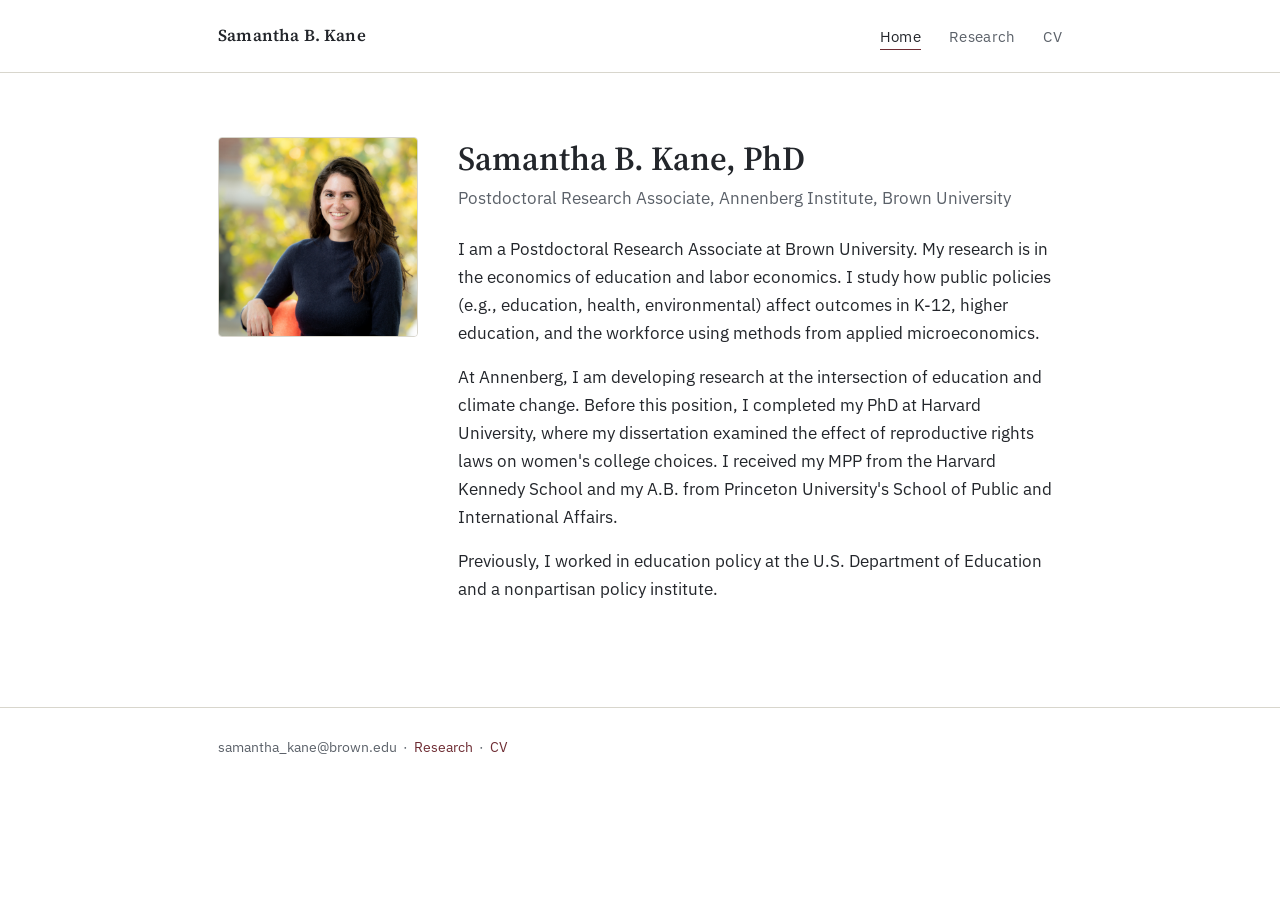
<file: index.html>
<!DOCTYPE html>
<html lang="en">
<head>
  <meta charset="UTF-8">
  <meta name="viewport" content="width=device-width, initial-scale=1.0">
  <title>Samantha B. Kane, PhD — Postdoctoral Fellow</title>
  <link rel="stylesheet" href="styles.css">
</head>
<body>
  <nav class="site-nav">
    <div class="wrap">
      <div class="brand"><a href="index.html">Samantha B. Kane</a></div>
      <ul>
        <li><a class="navlink active" href="index.html">Home</a></li>
        <li><a class="navlink" href="research.html">Research</a></li>
        <li><a class="navlink" href="cv.html">CV</a></li>
      </ul>
    </div>
  </nav>

  <main>
    <div class="wrap">
      <div class="hero">
        <div class="hero-photo">
          <img src="photo.jpg" alt="Picture of Samantha B. Kane">
        </div>
        <div class="hero-text">
          <h1>Samantha B. Kane, PhD</h1>
          <p class="subtitle" style="margin-bottom: 22px;">Postdoctoral Research Associate, Annenberg Institute, Brown University</p>
          <p>I am a Postdoctoral Research Associate at Brown University. My research is in the economics of education and labor economics. I study how public policies (e.g., education, health, environmental) affect outcomes in K-12, higher education, and the workforce using methods from applied microeconomics.</p>
          <p>At Annenberg, I am developing research at the intersection of education and climate change. Before this position, I completed my PhD at Harvard University, where my dissertation examined the effect of reproductive rights laws on women's college choices. I received my MPP from the Harvard Kennedy School and my A.B. from Princeton University's School of Public and International Affairs.</p>
          <p> Previously, I worked in education policy at the U.S. Department of Education and a nonpartisan policy institute.</p>
        </div>
      </div>
    </div>
  </main>

  <footer>
    <div class="wrap">
      samantha_kane@brown.edu &nbsp;·&nbsp; <a href="research.html">Research</a> &nbsp;·&nbsp; <a href="cv.html">CV</a>
    </div>
  </footer>
</body>
</html>
</file>
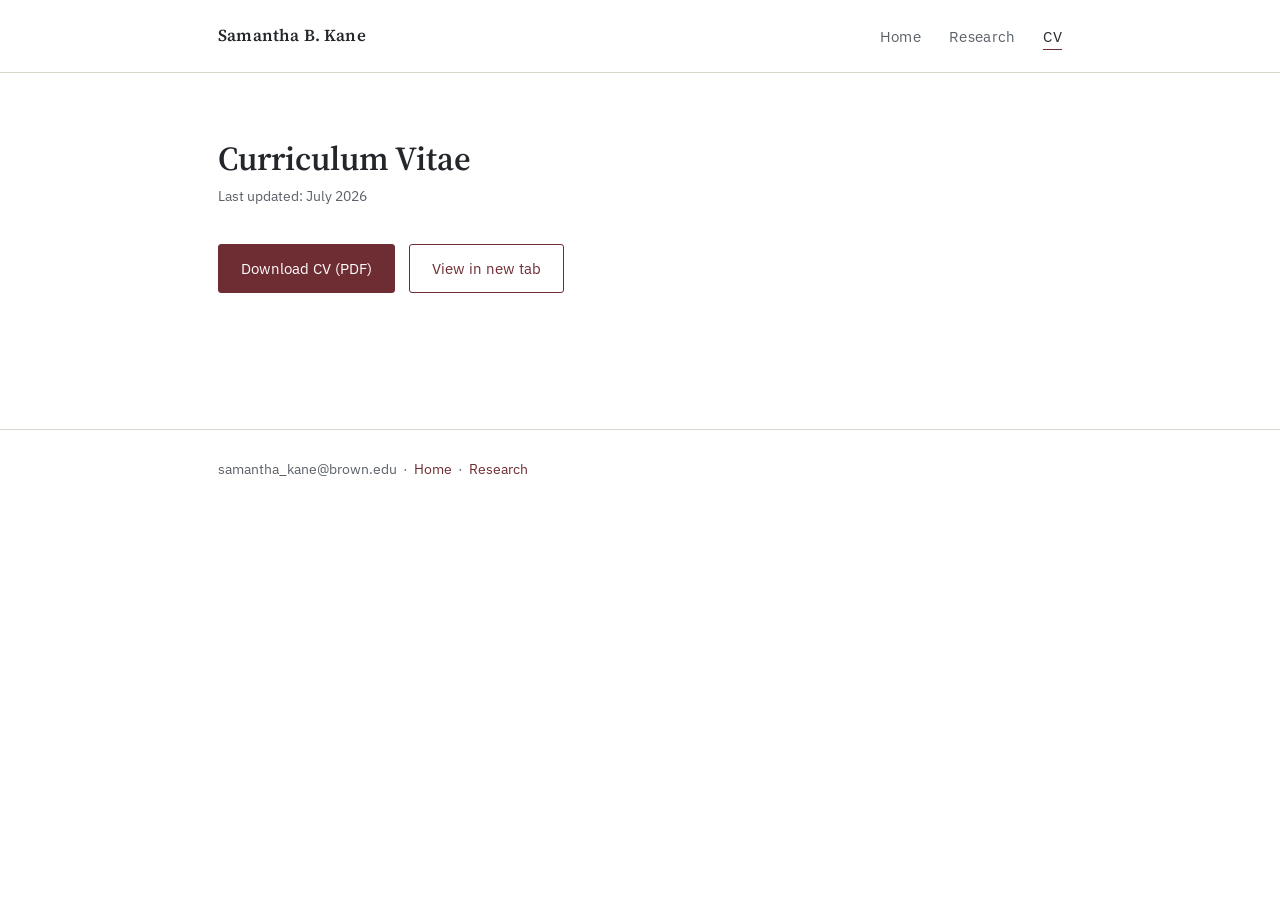
<file: cv.html>
<!DOCTYPE html>
<html lang="en">
<head>
  <meta charset="UTF-8">
  <meta name="viewport" content="width=device-width, initial-scale=1.0">
  <title>CV — Samantha B. Kane, PhD</title>
  <link rel="stylesheet" href="styles.css">
</head>
<body>
  <nav class="site-nav">
    <div class="wrap">
      <div class="brand"><a href="index.html">Samantha B. Kane </a></div>
      <ul>
        <li><a class="navlink" href="index.html">Home</a></li>
        <li><a class="navlink" href="research.html">Research</a></li>
        <li><a class="navlink active" href="cv.html">CV</a></li>
      </ul>
    </div>
  </nav>

  <main>
    <div class="wrap">
      <h1>Curriculum Vitae</h1>
      <p class="cv-updated">Last updated: July 2026</p>

      <div class="cv-actions">
       <a class="btn btn-primary" href="cv_sbk.pdf" download>Download CV (PDF)</a>
       <a class="btn btn-secondary" href="cv_sbk.pdf" target="_blank" rel="noopener">View in new tab</a>
      </div>
      
  </main>

  <footer>
    <div class="wrap">
      samantha_kane@brown.edu &nbsp;·&nbsp; <a href="index.html">Home</a> &nbsp;·&nbsp; <a href="research.html">Research</a>
    </div>
  </footer>
</body>
</html>
</file>
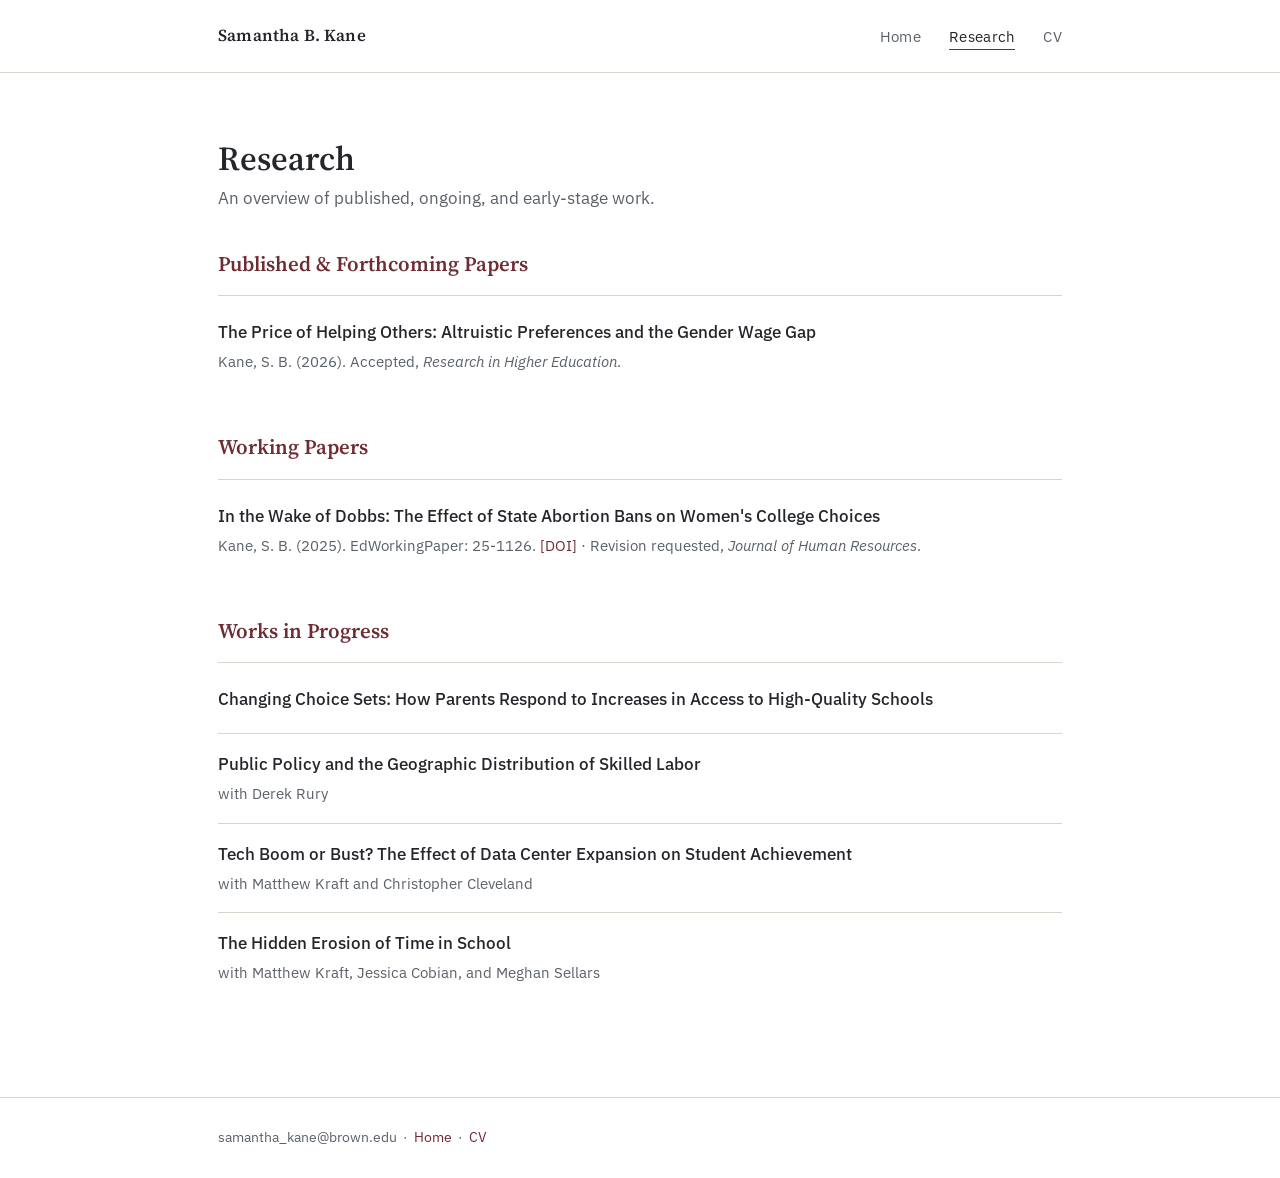
<file: research.html>
<!DOCTYPE html>
<html lang="en">
<head>
  <meta charset="UTF-8">
  <meta name="viewport" content="width=device-width, initial-scale=1.0">
  <title>Research — Samantha B. Kane, PhD</title>
  <link rel="stylesheet" href="styles.css">
</head>
<body>
  <nav class="site-nav">
    <div class="wrap">
      <div class="brand"><a href="index.html">Samantha B. Kane</a></div>
      <ul>
        <li><a class="navlink" href="index.html">Home</a></li>
        <li><a class="navlink active" href="research.html">Research</a></li>
        <li><a class="navlink" href="cv.html">CV</a></li>
      </ul>
    </div>
  </nav>

  <main>
    <div class="wrap">
      <h1>Research</h1>
      <p class="subtitle">An overview of published, ongoing, and early-stage work.</p>

      <section class="research-section">
        <div class="eyebrow">Published &amp; Forthcoming Papers</div>
        <hr class="eyebrow-rule">
        <ul class="pub-list">
          <li>
            <p class="pub-title">The Price of Helping Others: Altruistic Preferences and the Gender Wage Gap</p>
            <p class="pub-meta">Kane, S. B. (2026). Accepted, <em>Research in Higher Education</em>.</p>
          </li>
        </ul>
      </section>

      <section class="research-section">
        <div class="eyebrow">Working Papers</div>
        <hr class="eyebrow-rule">
        <ul class="pub-list">
          <li>
            <p class="pub-title">In the Wake of Dobbs: The Effect of State Abortion Bans on Women's College Choices</p>
            <p class="pub-meta">Kane, S. B. (2025). EdWorkingPaper: 25-1126. <a href="https://doi.org/10.26300/84r6-8x28" target="_blank" rel="noopener">[DOI]</a> · Revision requested, <em>Journal of Human Resources</em>.</p>
          </li>
        </ul>
      </section>

      <section class="research-section">
        <div class="eyebrow">Works in Progress</div>
        <hr class="eyebrow-rule">
        <ul class="pub-list">
          <li>
            <p class="pub-title">Changing Choice Sets: How Parents Respond to Increases in Access to High-Quality Schools</p>
          </li>
          <li>
            <p class="pub-title">Public Policy and the Geographic Distribution of Skilled Labor</p>
            <p class="pub-meta">with Derek Rury</p>
          </li>
          <li>
            <p class="pub-title">Tech Boom or Bust? The Effect of Data Center Expansion on Student Achievement</p>
            <p class="pub-meta">with Matthew Kraft and Christopher Cleveland</p>
          </li>
          <li>
            <p class="pub-title">The Hidden Erosion of Time in School</p>
            <p class="pub-meta">with Matthew Kraft, Jessica Cobian, and Meghan Sellars</p>
          </li>
        </ul>
      </section>
    </div>
  </main>

  <footer>
    <div class="wrap">
      samantha_kane@brown.edu &nbsp;·&nbsp; <a href="index.html">Home</a> &nbsp;·&nbsp; <a href="cv.html">CV</a>
    </div>
  </footer>
</body>
</html>
</file>
<file: styles.css>
@import url('https://fonts.googleapis.com/css2?family=Source+Serif+4:opsz,wght@8..60,400;8..60,600&family=IBM+Plex+Sans:wght@400;500&display=swap');

:root {
  --bg: #FFFFFF;
  --surface: #FFFFFF;
  --text: #23262B;
  --text-muted: #5B6169;
  --accent: #6E2C33;
  --rule: #D8D6CD;
  --serif: 'Source Serif 4', Georgia, serif;
  --sans: 'IBM Plex Sans', -apple-system, sans-serif;
}

* { box-sizing: border-box; }

html { scroll-behavior: smooth; }

body {
  margin: 0;
  background: var(--bg);
  color: var(--text);
  font-family: var(--sans);
  font-size: 17px;
  line-height: 1.65;
}

a {
  color: var(--accent);
  text-decoration: none;
  border-bottom: 1px solid transparent;
  transition: border-color 0.15s ease;
}
a:hover, a:focus-visible { border-bottom-color: var(--accent); }
a:focus-visible { outline: 2px solid var(--accent); outline-offset: 3px; border-bottom-color: transparent; }

.wrap {
  max-width: 900px;
  margin: 0 auto;
  padding: 0 28px;
}

/* Nav */
.site-nav {
  border-bottom: 1px solid var(--rule);
  background: var(--surface);
}
.site-nav .wrap {
  display: flex;
  align-items: center;
  justify-content: space-between;
  padding-top: 22px;
  padding-bottom: 22px;
}
.site-nav .brand {
  font-family: var(--serif);
  font-weight: 600;
  font-size: 1.05rem;
  letter-spacing: 0.01em;
}
.site-nav .brand a { color: var(--text); border-bottom: none; }
.site-nav ul {
  list-style: none;
  display: flex;
  gap: 28px;
  margin: 0;
  padding: 0;
}
.site-nav a.navlink {
  font-size: 0.92rem;
  letter-spacing: 0.02em;
  color: var(--text-muted);
  border-bottom: none;
  padding-bottom: 3px;
}
.site-nav a.navlink:hover,
.site-nav a.navlink:focus-visible { color: var(--text); }
.site-nav a.navlink.active {
  color: var(--text);
  border-bottom: 1px solid var(--accent);
}

/* Section label — recurring signature element */
.eyebrow {
  font-family: var(--serif);
  font-size: 1.3rem;
  font-weight: 600;
  color: var(--accent);
  display: flex;
  /*
  align-items: center;
  gap: 12px;
  */
  margin-bottom: 14px;
}
/*
.eyebrow::before {
  content: '§';
  font-weight: 700;
  font-size: 1.3rem;
}
*/
.eyebrow-rule {
  border: none;
  border-top: 1px solid var(--rule);
  margin: 0 0 22px 0;
}

/* Main */
main { padding: 64px 0 96px; }

h1 {
  font-family: var(--serif);
  font-weight: 600;
  font-size: 2.1rem;
  line-height: 1.25;
  margin: 0 0 6px;
}
h2 {
  font-family: var(--serif);
  font-weight: 600;
  font-size: 1.4rem;
  margin: 0 0 18px;
}
.subtitle {
  color: var(--text-muted);
  font-size: 1.05rem;
  margin: 0 0 34px;
}

/* Landing hero */
.hero {
  display: grid;
  grid-template-columns: 200px 1fr;
  gap: 40px;
  align-items: start;
  margin-bottom: 8px;
}
.hero-photo {
  width: 200px;
  height: 200px;
  border-radius: 4px;
  overflow: hidden;
  background: var(--surface);
  border: 1px solid var(--rule);
}
.hero-photo img { width: 100%; height: 100%; object-fit: cover; display: block; }
.hero-text p { margin: 0 0 16px; }
.hero-text p:last-child { margin-bottom: 0; }

@media (max-width: 560px) {
  .hero { grid-template-columns: 1fr; }
  .hero-photo { width: 130px; height: 130px; }
}

/* Research sections */
.research-section { margin-bottom: 40px; }
.research-section:last-child { margin-bottom: 0; }
.pub-list {
  list-style: none;
  margin: 0;
  padding: 0;
}
.pub-list li {
  padding: 16px 0;
  border-bottom: 1px solid var(--rule);
}
.pub-list li:first-child { padding-top: 0; }
.pub-list li:last-child { border-bottom: none; }
.pub-title { font-weight: 500; margin: 0 0 4px; }
.pub-meta { color: var(--text-muted); font-size: 0.92rem; margin: 0; }
.placeholder-note {
  color: var(--text-muted);
  font-size: 0.9rem;
  font-style: italic;
}

/* CV page */
.cv-actions {
  display: flex;
  gap: 14px;
  margin: 28px 0 40px;
  flex-wrap: wrap;
}
.btn {
  font-family: var(--sans);
  font-size: 0.95rem;
  padding: 11px 22px;
  border-radius: 3px;
  border: 1px solid var(--accent);
  border-bottom: 1px solid var(--accent);
}
.btn-primary {
  background: var(--accent);
  color: #FFFFFF;
}
.btn-primary:hover, .btn-primary:focus-visible {
  background: #5A2329;
  border-color: #5A2329;
}
.btn-secondary {
  background: transparent;
  color: var(--accent);
}
.btn-secondary:hover, .btn-secondary:focus-visible {
  background: rgba(110, 44, 51, 0.06);
}
.cv-updated {
  color: var(--text-muted);
  font-size: 0.88rem;
  margin-top: 4px;
  margin-bottom: 36px;
}
.cv-embed {
  border: 1px solid var(--rule);
  background: var(--surface);
  border-radius: 4px;
  padding: 48px 24px;
  text-align: center;
  color: var(--text-muted);
  font-size: 0.95rem;
}

footer {
  border-top: 1px solid var(--rule);
  padding: 28px 0;
  color: var(--text-muted);
  font-size: 0.88rem;
}
</file>
